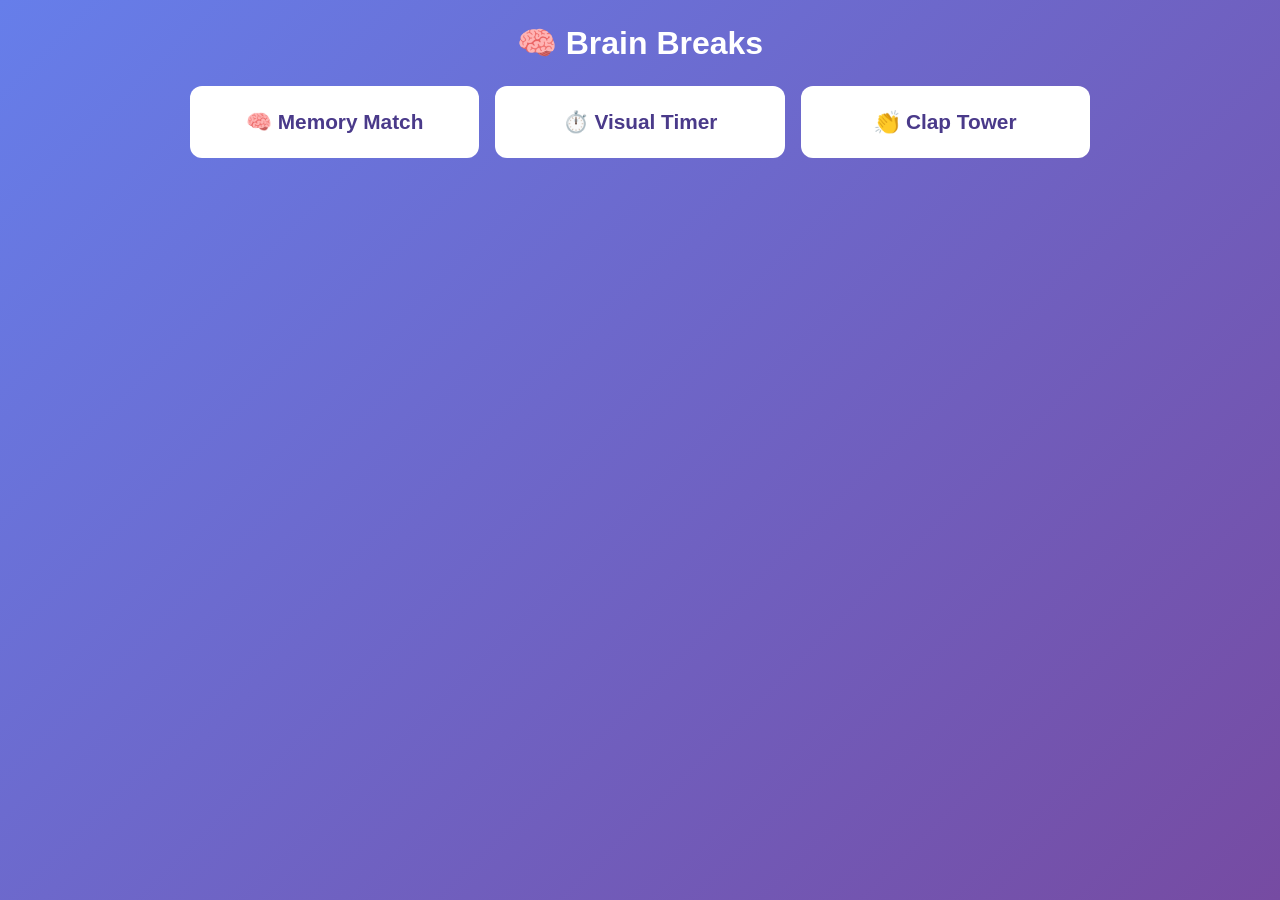
<file: index.html>
<!DOCTYPE html>
<html lang="en">
<head>
    <meta charset="UTF-8">
    <meta name="viewport" content="width=device-width, initial-scale=1.0">
    <title>Brain Breaks</title>
    <style>
        * { margin: 0; padding: 0; box-sizing: border-box; }
        body { min-height: 100vh; font-family: 'Arial', sans-serif; background: linear-gradient(135deg, #667eea 0%, #764ba2 100%); padding: 24px; color: white; }
        h1 { text-align: center; margin-bottom: 24px; }
        .games { display: grid; grid-template-columns: repeat(auto-fit, minmax(220px, 1fr)); gap: 16px; max-width: 900px; margin: 0 auto; }
        .game { display: block; background: white; color: #4a3a8a; text-decoration: none; border-radius: 12px; padding: 24px; text-align: center; font-size: 1.3em; font-weight: bold; }
        .game:hover { background: #f0edff; }
    </style>
</head>
<body>
    <h1>🧠 Brain Breaks</h1>
    <div class="games">
        <a class="game" href="games/memory-match/">🧠 Memory Match</a>
        <a class="game" href="games/visual-timer/">⏱️ Visual Timer</a>
        <a class="game" href="games/clap-tower/">👏 Clap Tower</a>
    </div>
</body>
</html>
</file>
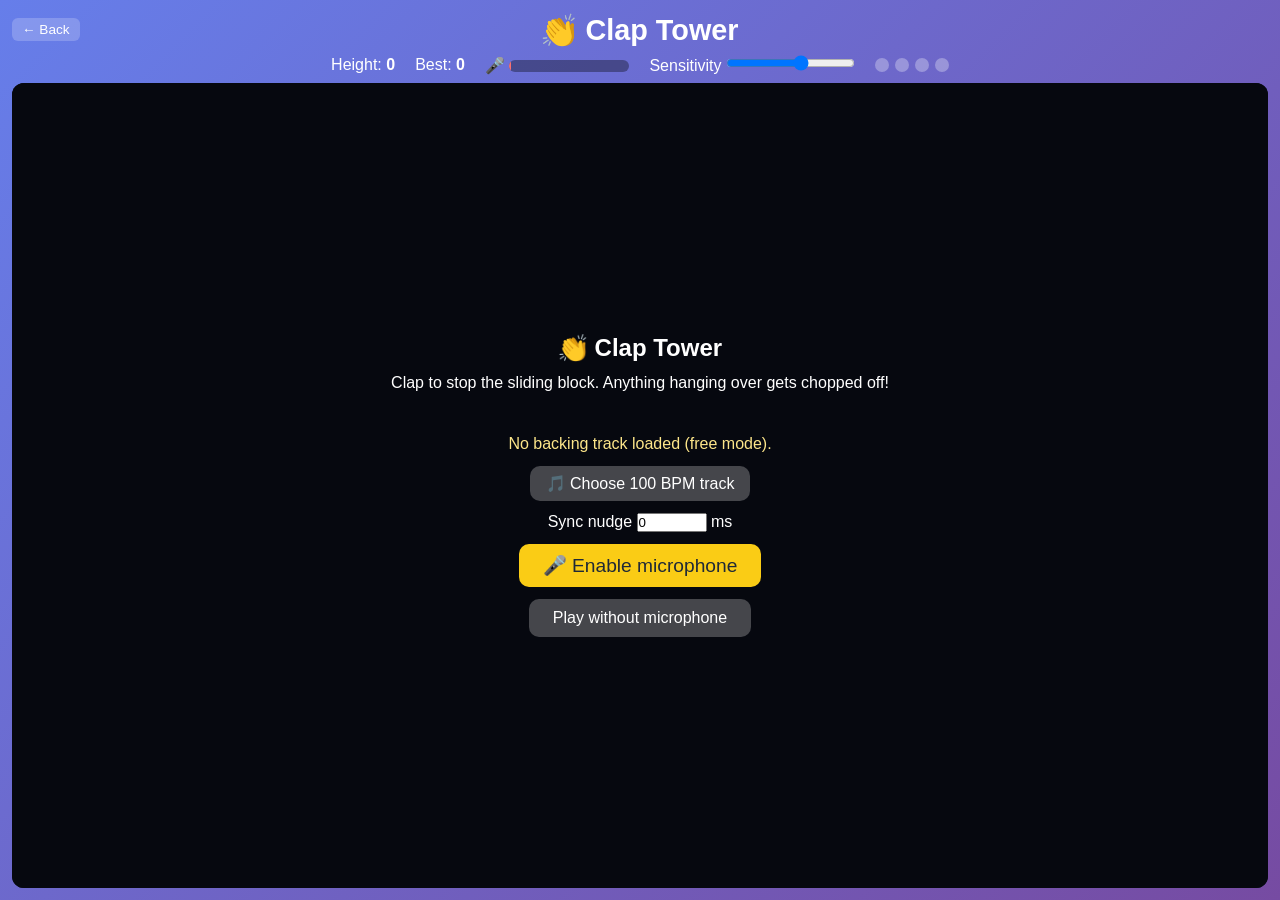
<file: games/clap-tower/index.html>
<!DOCTYPE html>
<html lang="en">
<head>
    <meta charset="UTF-8">
    <meta name="viewport" content="width=device-width, initial-scale=1.0">
    <title>Clap Tower - Brain Breaks</title>
    <link rel="stylesheet" href="style.css">
</head>
<body>
    <div class="container">
        <div class="header">
            <a href="../../" class="back-button">← Back</a>
            <h1>👏 Clap Tower</h1>
        </div>

        <div class="hud">
            <div>Height: <b id="score">0</b></div>
            <div>Best: <b id="best">0</b></div>
            <div class="mic">🎤 <span class="meter"><span id="level"></span><span id="thr"></span></span></div>
            <label>Sensitivity <input id="sens" type="range" min="1" max="100" value="60"></label>
            <div id="beats" title="Beat counter (clap on 1)"><i></i><i></i><i></i><i></i></div>
        </div>

        <div class="stage">
            <canvas id="c"></canvas>
            <div id="overlay">
                <h2 id="title">👏 Clap Tower</h2>
                <p id="msg">Clap to stop the sliding block. Anything hanging over gets chopped off!</p>
                <p id="micStatus" class="status"></p>
                <p class="status" id="trackStatus">No backing track loaded (free mode).</p>
                <label class="secondary file">🎵 Choose 100 BPM track <input id="track" type="file" accept="audio/*" hidden></label>
                <label class="offset">Sync nudge <input id="offset" type="number" step="10" min="-500" max="500" value="0"> ms</label>
                <button id="enableMic">🎤 Enable microphone</button>
                <button id="start" hidden>▶ Start</button>
                <button id="startNoMic" class="secondary">Play without microphone</button>
            </div>
        </div>
    </div>
    <script src="script.js"></script>
</body>
</html>
</file>
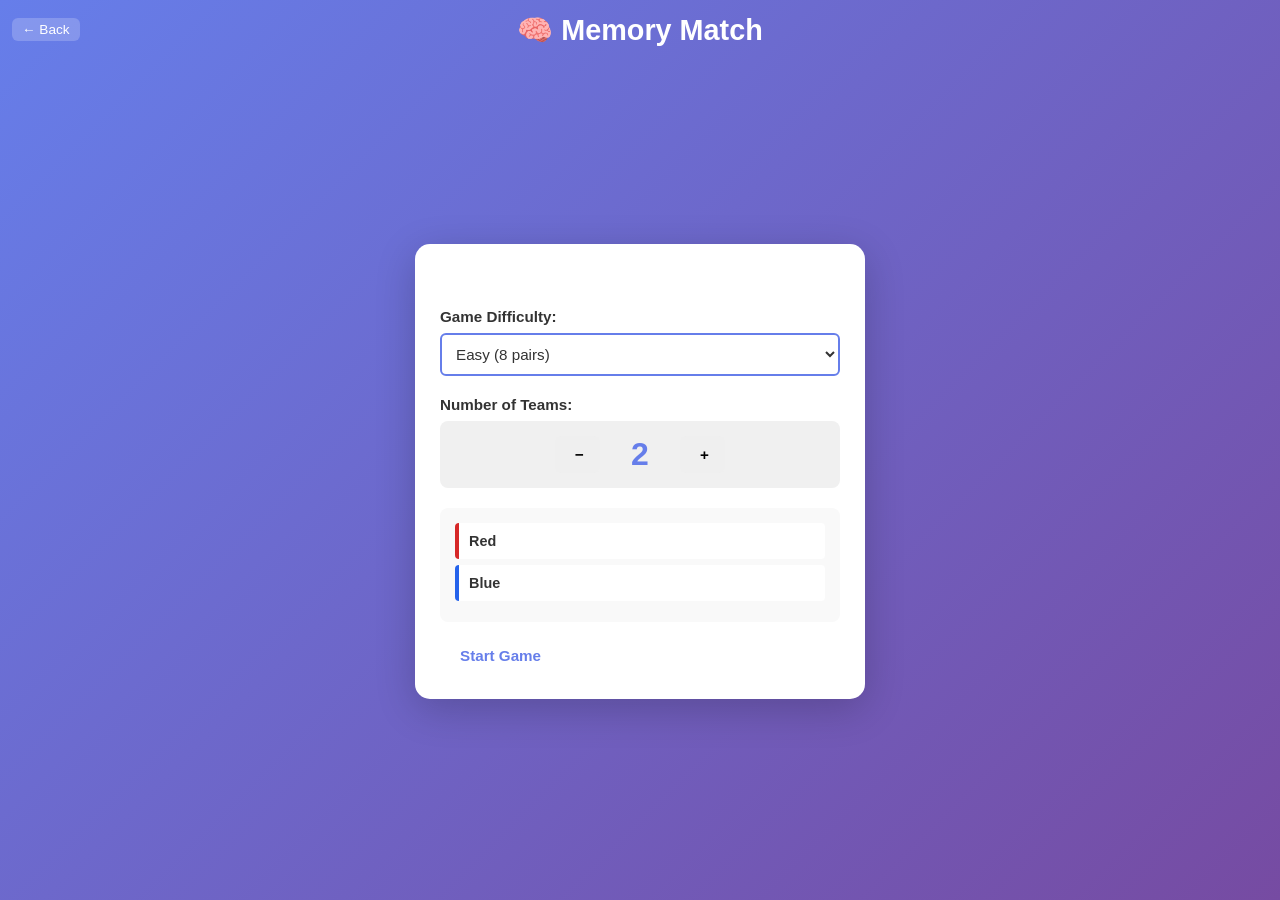
<file: games/memory-match/index.html>
<!DOCTYPE html>
<html lang="en">
<head>
    <meta charset="UTF-8">
    <meta name="viewport" content="width=device-width, initial-scale=1.0">
    <title>Memory Match - Brain Breaks</title>
    <link rel="stylesheet" href="style.css">
</head>
<body>
    <div class="container">
        <div class="header">
            <a href="../../" class="back-button">← Back</a>
            <h1>🧠 Memory Match</h1>
        </div>

        <!-- Setup Screen -->
        <div class="setup-screen" id="setupScreen">
            <div class="setup-content">
                <h2>Set Up Your Game</h2>
                
                <div class="setup-section">
                    <label for="difficulty">Game Difficulty:</label>
                    <select id="difficulty">
                        <option value="easy">Easy (8 pairs)</option>
                        <option value="medium" selected>Medium (12 pairs)</option>
                        <option value="hard">Hard (16 pairs)</option>
                    </select>
                </div>

                <div class="setup-section">
                    <label>Number of Teams:</label>
                    <div class="team-controls">
                        <button class="btn btn-small" id="decreaseTeamsBtn">−</button>
                        <span class="team-count" id="teamCount">2</span>
                        <button class="btn btn-small" id="increaseTeamsBtn">+</button>
                    </div>
                </div>

                <div class="team-list" id="teamList">
                    <!-- Teams will be generated here -->
                </div>

                <button class="btn btn-primary" id="startGameBtn">Start Game</button>
            </div>
        </div>

        <!-- Game Screen -->
        <div class="game-screen" id="gameScreen" style="display: none;">
            <div class="scoreboard" id="scoreboard">
                <!-- Team scores will be displayed here -->
            </div>

            <div class="current-team-indicator" id="currentTeamIndicator">
                <!-- Current team will be shown here -->
            </div>

            <div class="game-info">
                <div class="info-item">
                    <span class="info-label">Pairs Found</span>
                    <span class="info-value" id="matches">0</span>
                </div>
                <div class="info-item">
                    <span class="info-label">Total Moves</span>
                    <span class="info-value" id="moves">0</span>
                </div>
            </div>

            <div class="game-board" id="gameBoard"></div>

            <div class="controls">
                <button class="btn btn-primary" id="resetBtn">New Game</button>
            </div>

            <div class="instructions">
                <h3>How to Play</h3>
                <p>Each team takes turns clicking on cards to find matching pairs. When a team finds a match, they score a point and get another turn!</p>
            </div>
        </div>
    </div>

    <div class="podium-screen" id="podiumScreen" hidden aria-labelledby="podiumTitle">
        <div class="podium-confetti" id="podiumConfetti" aria-hidden="true"></div>
        <section class="podium-content">
            <div class="podium-trophy" aria-hidden="true">🏆</div>
            <h2 id="podiumTitle">Game complete!</h2>
            <p class="podium-subtitle" id="podiumSubtitle"></p>
            <ol class="podium-results" id="podiumResults" aria-label="Final team standings"></ol>
            <div class="podium-actions">
                <button class="btn btn-primary" id="playAgainBtn">Play Again</button>
                <a class="btn btn-secondary" href="../../">Back to Games</a>
            </div>
        </section>
    </div>

    <script src="script.js"></script>
</body>
</html>
</file>
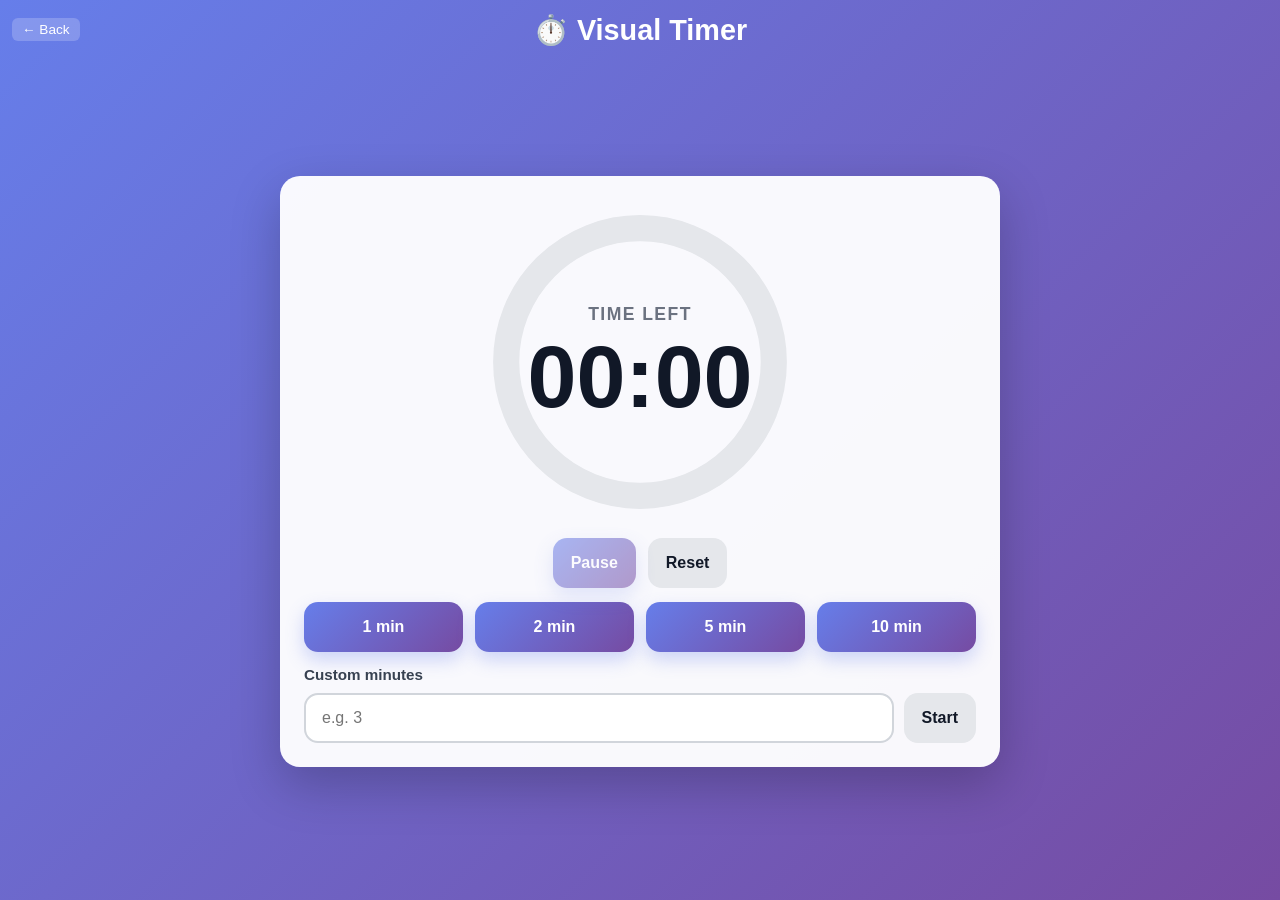
<file: games/visual-timer/index.html>
<!DOCTYPE html>
<html lang="en">
<head>
    <meta charset="UTF-8">
    <meta name="viewport" content="width=device-width, initial-scale=1.0">
    <title>Visual Timer - Brain Breaks</title>
    <link rel="stylesheet" href="style.css">
</head>
<body>
    <div class="container">
        <div class="header">
            <a href="../../" class="back-button">← Back</a>
            <h1>⏱️ Visual Timer</h1>
        </div>

        <main class="timer-app" aria-label="Visual timer controls and display">
            <section class="timer-stage" id="timerStage">
                <div class="timer-ring" aria-hidden="true">
                    <svg viewBox="0 0 220 220">
                        <circle class="ring-track" cx="110" cy="110" r="92"></circle>
                        <circle class="ring-progress" id="ringProgress" cx="110" cy="110" r="92"></circle>
                    </svg>
                    <div class="timer-display">
                        <div class="timer-label">Time Left</div>
                        <div class="timer-time" id="timeDisplay">00:00</div>
                    </div>
                </div>

                <div class="finish-message" id="finishMessage" hidden>
                    Time's up! Great job! 🎉
                </div>

                <div class="timer-actions">
                    <button class="btn btn-primary" id="startPauseBtn" type="button" disabled>Pause</button>
                    <button class="btn btn-secondary" id="resetBtn" type="button">Reset</button>
                </div>

                <div class="timer-controls">
                    <div class="preset-grid" aria-label="Preset timer buttons">
                        <button class="preset-btn" data-minutes="1">1 min</button>
                        <button class="preset-btn" data-minutes="2">2 min</button>
                        <button class="preset-btn" data-minutes="5">5 min</button>
                        <button class="preset-btn" data-minutes="10">10 min</button>
                    </div>

                    <div class="custom-time-row">
                        <label for="customMinutes">Custom minutes</label>
                        <div class="custom-input-group">
                            <input id="customMinutes" type="number" min="1" max="180" step="1" inputmode="numeric" placeholder="e.g. 3" />
                            <button class="btn btn-secondary" id="setCustomBtn" type="button">Start</button>
                        </div>
                    </div>
                </div>
            </section>
        </main>
    </div>

    <script src="script.js"></script>
</body>
</html>
</file>
<file: games/clap-tower/style.css>
* { margin: 0; padding: 0; box-sizing: border-box; }

html, body {
    width: 100%;
    height: 100%;
    font-family: Arial, sans-serif;
    background: linear-gradient(135deg, #667eea 0%, #764ba2 100%);
    overflow: hidden;
    color: white;
}

.container {
    width: 100%;
    height: 100%;
    display: flex;
    flex-direction: column;
    padding: 12px;
}

.header {
    display: flex;
    align-items: center;
    justify-content: center;
    margin-bottom: 8px;
    position: relative;
    flex-shrink: 0;
    height: 35px;
}

.back-button {
    position: absolute;
    left: 0;
    color: white;
    text-decoration: none;
    font-size: 0.85em;
    background: rgba(255, 255, 255, 0.2);
    padding: 4px 10px;
    border-radius: 6px;
}
.back-button:hover { background: rgba(255, 255, 255, 0.3); }

h1 { font-size: clamp(1.2em, 4vw, 1.8em); }

.hud {
    display: flex;
    flex-wrap: wrap;
    gap: 8px 20px;
    justify-content: center;
    align-items: center;
    margin-bottom: 8px;
    flex-shrink: 0;
}

.meter {
    display: inline-block;
    width: 120px;
    height: 12px;
    background: rgba(0, 0, 0, 0.35);
    border-radius: 6px;
    overflow: hidden;
    position: relative;
    vertical-align: middle;
}
#level { display: block; height: 100%; width: 0; background: #4ade80; }
#thr { position: absolute; top: 0; bottom: 0; width: 2px; background: #f87171; }

.stage {
    flex: 1;
    min-height: 0;
    position: relative;
    border-radius: 12px;
    overflow: hidden;
    background: #12172b;
}
canvas { display: block; width: 100%; height: 100%; }

#overlay {
    position: absolute;
    inset: 0;
    display: flex;
    flex-direction: column;
    align-items: center;
    justify-content: center;
    gap: 12px;
    padding: 16px;
    text-align: center;
    background: rgba(0, 0, 0, 0.65);
}
#overlay.hide { display: none; }

.status { min-height: 1.2em; color: #fde68a; max-width: 460px; }

button {
    font-size: 1.2em;
    padding: 10px 24px;
    border: 0;
    border-radius: 10px;
    background: #facc15;
    color: #1f2937;
    cursor: pointer;
}
button.secondary { background: rgba(255, 255, 255, 0.25); color: white; font-size: 1em; }

#beats { display: flex; gap: 6px; }
#beats i { width: 14px; height: 14px; border-radius: 50%; background: rgba(255,255,255,0.3); }
#beats i.on { background: #facc15; }
#beats i.on:first-child { background: #f87171; transform: scale(1.3); }
label.file { display: inline-block; padding: 8px 16px; border-radius: 10px; background: rgba(255,255,255,0.25); cursor: pointer; }
.offset input { width: 70px; }
</file>
<file: games/memory-match/style.css>
* {
    margin: 0;
    padding: 0;
    box-sizing: border-box;
}

html, body {
    width: 100%;
    height: 100%;
    font-family: 'Arial', sans-serif;
    background: linear-gradient(135deg, #667eea 0%, #764ba2 100%);
    overflow: hidden;
}

body {
    display: flex;
    align-items: center;
    justify-content: center;
}

.container {
    width: 100%;
    height: 100%;
    display: flex;
    flex-direction: column;
    padding: 12px;
    max-width: 100vw;
    max-height: 100vh;
    overflow: hidden;
}

.header {
    display: flex;
    align-items: center;
    justify-content: center;
    gap: 12px;
    margin-bottom: 8px;
    position: relative;
    flex-shrink: 0;
    height: 35px;
}

.back-button {
    position: absolute;
    left: 0;
    color: white;
    text-decoration: none;
    font-size: 0.85em;
    background: rgba(255, 255, 255, 0.2);
    padding: 4px 10px;
    border-radius: 6px;
    transition: background 0.3s;
}

.back-button:hover {
    background: rgba(255, 255, 255, 0.3);
}

h1 {
    color: white;
    font-size: clamp(1.2em, 4vw, 1.8em);
    text-align: center;
}

h2 {
    color: white;
    font-size: 1.3em;
    margin-bottom: 15px;
    text-align: center;
}

h3 {
    color: #667eea;
    margin-bottom: 8px;
    font-size: 0.9em;
}

/* Setup Screen */
.setup-screen {
    display: flex;
    align-items: center;
    justify-content: center;
    width: 100%;
    height: 100%;
}

.setup-content {
    background: white;
    padding: 25px;
    border-radius: 15px;
    box-shadow: 0 10px 40px rgba(0, 0, 0, 0.2);
    max-width: 450px;
    width: 100%;
    max-height: 90vh;
    overflow-y: auto;
}

.setup-section {
    margin-bottom: 20px;
}

.setup-section label {
    display: block;
    color: #333;
    font-weight: bold;
    margin-bottom: 8px;
    font-size: 0.95em;
}

.setup-section select {
    width: 100%;
    padding: 10px;
    font-size: 0.95em;
    border: 2px solid #667eea;
    border-radius: 6px;
    cursor: pointer;
    background: white;
    color: #333;
}

.team-controls {
    display: flex;
    align-items: center;
    justify-content: center;
    gap: 15px;
    background: #f0f0f0;
    padding: 15px;
    border-radius: 8px;
}

.team-count {
    font-size: 2em;
    font-weight: bold;
    color: #667eea;
    min-width: 50px;
    text-align: center;
}

.btn-small {
    width: 45px;
    height: 45px;
    font-size: 1.3em;
    padding: 0;
    border-radius: 6px;
}

.team-list {
    background: #f9f9f9;
    padding: 15px;
    border-radius: 8px;
    margin-bottom: 15px;
    max-height: 150px;
    overflow-y: auto;
}

.team-item {
    padding: 10px;
    margin-bottom: 6px;
    background: white;
    border-left: 4px solid #667eea;
    border-radius: 4px;
    font-weight: bold;
    color: #333;
    font-size: 0.9em;
}

/* Game Screen */
.game-screen {
    display: flex;
    flex-direction: column;
    width: 100%;
    height: 100%;
    overflow: hidden;
    animation: fadeIn 0.3s ease-out;
}

@keyframes fadeIn {
    from {
        opacity: 0;
    }
    to {
        opacity: 1;
    }
}

.scoreboard {
    display: grid;
    grid-template-columns: repeat(auto-fit, minmax(80px, 1fr));
    gap: 6px;
    flex-shrink: 0;
    height: 70px;
    padding: 0;
}

/* Default (not their turn): filled with team colour, white text */
.team-score-card {
    background: var(--team-color);
    padding: 8px;
    border-radius: 6px;
    text-align: center;
    box-shadow: 0 2px 8px rgba(0, 0, 0, 0.1);
    transition: all 0.3s;
    border: 8px solid var(--team-color);
    display: flex;
    flex-direction: column;
    justify-content: center;
    align-items: center;
    min-height: 0;
    position: relative;
}

.team-score-card .team-name {
    color: white;
    text-shadow: 0 1px 2px rgba(0, 0, 0, 0.35);
    position: relative;
    z-index: 1;
}

.team-score-card .team-score {
    color: white;
    text-shadow: 0 1px 2px rgba(0, 0, 0, 0.35);
    position: relative;
    z-index: 1;
}

/* Active (their turn): white box with team-coloured border */
.team-score-card.active {
    background: white;
    border-color: var(--team-color);
    transform: scale(1.02);
    box-shadow: 0 4px 12px rgba(0, 0, 0, 0.25);
}

.team-score-card.active .team-name {
    color: #666;
    text-shadow: none;
}

.team-score-card.active .team-score {
    color: var(--team-color);
    text-shadow: none;
}

.team-name {
    color: #666;
    font-size: 0.65em;
    text-transform: uppercase;
    letter-spacing: 0.5px;
    margin-bottom: 3px;
}

.team-score {
    font-size: 1.6em;
    font-weight: bold;
    color: #667eea;
}

.current-team-indicator {
    background: white;
    padding: 8px 10px;
    border-radius: 6px;
    text-align: center;
    box-shadow: 0 2px 8px rgba(0, 0, 0, 0.1);
    flex-shrink: 0;
    height: 50px;
    display: flex;
    flex-direction: column;
    justify-content: center;
    align-items: center;
    margin: 4px auto 0;
    width: 100%;
    max-width: 220px;
}

.current-team-text {
    color: #666;
    font-size: 0.65em;
    text-transform: uppercase;
    letter-spacing: 0.5px;
    margin-bottom: 3px;
}

.current-team-name {
    font-size: clamp(0.9em, 3vw, 1.2em);
    font-weight: bold;
    color: #ffd700;
}

.game-info {
    display: flex;
    justify-content: center;
    gap: 10px;
    flex-shrink: 0;
    height: 50px;
    margin-top: 4px;
}

.info-item {
    background: white;
    padding: 6px 15px;
    border-radius: 6px;
    text-align: center;
    box-shadow: 0 2px 8px rgba(0, 0, 0, 0.1);
    min-width: 80px;
    display: flex;
    flex-direction: column;
    justify-content: center;
}

.info-label {
    display: block;
    color: #666;
    font-size: 0.65em;
    margin-bottom: 3px;
    text-transform: uppercase;
    letter-spacing: 0.5px;
}

.info-value {
    display: block;
    color: #667eea;
    font-size: 1.3em;
    font-weight: bold;
}

.game-board {
    display: grid;
    grid-template-columns: repeat(4, 1fr);
    grid-auto-rows: 1fr;
    gap: 10px;
    padding: 10px;
    background: rgba(255, 255, 255, 0.1);
    border-radius: 10px;
    backdrop-filter: blur(10px);
    flex: 1;
    min-height: 0;
    aspect-ratio: 1;
    margin-top: 6px;
}

.card {
    width: 100%;
    height: 100%;
    background: linear-gradient(135deg, #667eea 0%, #764ba2 100%);
    border: none;
    border-radius: 6px;
    cursor: pointer;
    font-size: clamp(1.5em, 4vw, 2.8em);
    display: flex;
    align-items: center;
    justify-content: center;
    transition: all 0.2s;
    box-shadow: 0 3px 10px rgba(0, 0, 0, 0.2);
    user-select: none;
    padding: 0;
    flex-shrink: 0;
    color: white;
    font-weight: 700;
}

.card:not(.flipped):not(.matched) {
    color: white;
    font-weight: 700;
}

.card.flipped {
    background: white;
    color: #667eea;
    box-shadow: inset 0 3px 10px rgba(0, 0, 0, 0.1);
}

.card.matched {
    background: #4ade80;
    color: white;
    cursor: default;
    animation: pulse 0.5s ease-out;
}

@keyframes pulse {
    0% {
        transform: scale(1);
    }
    50% {
        transform: scale(1.08);
    }
    100% {
        transform: scale(1);
    }
}

.card.disabled {
    cursor: not-allowed;
    opacity: 0.6;
}

.controls {
    display: flex;
    gap: 8px;
    justify-content: center;
    flex-wrap: wrap;
    flex-shrink: 0;
    height: 45px;
    padding: 5px 0;
}

.btn {
    padding: 10px 20px;
    font-size: clamp(0.8em, 2vw, 0.95em);
    border: none;
    border-radius: 6px;
    cursor: pointer;
    font-weight: bold;
    transition: all 0.3s;
    white-space: nowrap;
    flex-shrink: 0;
    height: fit-content;
}

.btn-primary {
    background: white;
    color: #667eea;
}

.btn-primary:hover {
    transform: translateY(-2px);
    box-shadow: 0 4px 12px rgba(0, 0, 0, 0.2);
}

.btn-secondary {
    background: rgba(255, 255, 255, 0.3);
    color: white;
}

.btn-secondary:hover {
    background: rgba(255, 255, 255, 0.4);
    transform: translateY(-2px);
}

.btn:disabled {
    opacity: 0.5;
    cursor: not-allowed;
}

.instructions {
    background: white;
    padding: 10px;
    border-radius: 6px;
    box-shadow: 0 2px 8px rgba(0, 0, 0, 0.1);
    flex-shrink: 0;
    display: none;
    font-size: 0.8em;
}

.instructions p {
    color: #666;
    margin-bottom: 4px;
    line-height: 1.3;
}

.podium-screen[hidden] {
    display: none;
}

.podium-screen {
    position: fixed;
    inset: 0;
    z-index: 20;
    display: flex;
    align-items: center;
    justify-content: center;
    padding: 20px;
    overflow-y: auto;
    background: linear-gradient(135deg, #667eea 0%, #764ba2 100%);
}

.podium-content {
    width: min(100%, 680px);
    max-height: 100%;
    overflow-y: auto;
    padding: clamp(20px, 5vw, 36px);
    border-radius: 20px;
    background: rgba(255, 255, 255, 0.97);
    box-shadow: 0 18px 55px rgba(27, 21, 64, 0.3);
    text-align: center;
    position: relative;
    z-index: 1;
}

.podium-trophy {
    margin-bottom: 4px;
    font-size: 3em;
}

.podium-content h2 {
    margin-bottom: 6px;
    color: #49356d;
    font-size: clamp(1.6em, 5vw, 2.3em);
}

.podium-subtitle {
    margin-bottom: 20px;
    color: #666;
}

.podium-results {
    display: flex;
    flex-direction: column;
    gap: 8px;
    margin: 0;
    padding: 0;
    list-style: none;
    text-align: left;
}

.podium-result {
    display: grid;
    grid-template-columns: 58px minmax(0, 1fr) auto;
    align-items: center;
    gap: 10px;
    min-height: 56px;
    padding: 10px 14px;
    border: 2px solid #e8e4f0;
    border-radius: 10px;
    background: #fff;
}

.podium-result.podium-winner {
    border-color: #f2c94c;
    background: #fff9df;
}

.podium-place {
    color: #594477;
    font-size: 1.15em;
    font-weight: 800;
    text-align: center;
}

.podium-team {
    display: flex;
    align-items: center;
    flex-wrap: wrap;
    gap: 8px;
    color: #333;
    font-weight: 700;
}

.podium-winner-label {
    padding: 3px 8px;
    border-radius: 999px;
    background: #f2c94c;
    color: #49356d;
    font-size: 0.7em;
    text-transform: uppercase;
}

.podium-points {
    color: #49356d;
    font-weight: 800;
    white-space: nowrap;
}

.podium-actions {
    display: flex;
    justify-content: center;
    flex-wrap: wrap;
    gap: 10px;
    margin-top: 20px;
}

.podium-actions .btn {
    text-decoration: none;
}

.podium-actions .btn-secondary {
    background: #6b548b;
}

.podium-confetti {
    position: absolute;
    inset: 0;
    overflow: hidden;
    pointer-events: none;
}

.confetti-piece {
    position: absolute;
    top: -14px;
    width: 9px;
    height: 14px;
    border-radius: 2px;
    background: var(--confetti-color);
    animation: confetti-fall linear forwards;
}

@keyframes confetti-fall {
    to {
        transform: translate3d(var(--confetti-drift), 110vh, 0) rotate(720deg);
        opacity: 0.8;
    }
}

/* Responsive Design */
@media (max-width: 900px) {
    .game-board {
        grid-template-columns: repeat(4, 1fr);
    }

    @media (max-width: 480px) {
        .podium-screen {
            padding: 10px;
        }

        .podium-result {
            grid-template-columns: 42px minmax(0, 1fr) auto;
            gap: 6px;
            padding: 9px;
            font-size: 0.9em;
        }
    }

    @media (prefers-reduced-motion: reduce) {
        .confetti-piece {
            animation-duration: 0.01ms !important;
        }
    }
}

@media (max-width: 600px) {
    .container {
        padding: 10px;
        gap: 6px;
    }

    .header {
        margin-bottom: 6px;
        gap: 10px;
        height: 30px;
    }

    .game-board {
        grid-template-columns: repeat(3, 1fr);
        gap: 8px;
        padding: 8px;
    }

    .scoreboard {
        grid-template-columns: repeat(2, 1fr);
        gap: 5px;
        height: 60px;
    }

    .team-score-card {
        padding: 6px;
    }

    .team-score {
        font-size: 1.3em;
    }

    .current-team-indicator {
        padding: 6px;
        height: 45px;
    }

    .game-info {
        gap: 8px;
        height: 45px;
    }

    .info-item {
        padding: 6px 12px;
        min-width: 70px;
    }

    .info-value {
        font-size: 1.1em;
    }

    .btn {
        padding: 8px 16px;
    }

    .controls {
        height: 40px;
    }
}

@media (max-width: 480px) {
    .container {
        padding: 8px;
        gap: 5px;
    }

    .back-button {
        position: static;
        width: 100%;
        text-align: center;
        margin-bottom: 4px;
    }

    h1 {
        font-size: 1.1em;
    }

    .header {
        height: 28px;
        margin-bottom: 4px;
    }

    .game-board {
        grid-template-columns: repeat(3, 1fr);
        gap: 6px;
        padding: 6px;
    }

    .card {
        font-size: clamp(1.1em, 3vw, 1.7em);
    }

    .scoreboard {
        grid-template-columns: 1fr;
        gap: 4px;
        height: 55px;
    }

    .team-score-card {
        padding: 6px;
    }

    .current-team-indicator {
        padding: 6px;
        height: 40px;
    }

    .current-team-name {
        font-size: 1em;
    }

    .team-score {
        font-size: 1.2em;
    }

    .game-info {
        gap: 6px;
        height: 40px;
    }

    .info-item {
        padding: 5px 10px;
        min-width: 60px;
    }

    .info-label {
        font-size: 0.6em;
    }

    .info-value {
        font-size: 1em;
    }

    .controls {
        gap: 6px;
        height: 38px;
    }

    .btn {
        padding: 8px 14px;
        font-size: 0.8em;
    }
}
</file>
<file: games/visual-timer/style.css>
* {
    margin: 0;
    padding: 0;
    box-sizing: border-box;
}

html, body {
    width: 100%;
    height: 100%;
    font-family: Arial, sans-serif;
    background: linear-gradient(135deg, #667eea 0%, #764ba2 100%);
    overflow: hidden;
}

body {
    display: flex;
    align-items: center;
    justify-content: center;
    color: #1f2937;
}

.container {
    width: 100%;
    height: 100%;
    display: flex;
    flex-direction: column;
    padding: 12px;
    max-width: 100vw;
    max-height: 100vh;
    overflow: hidden;
}

.header {
    display: flex;
    align-items: center;
    justify-content: center;
    gap: 12px;
    margin-bottom: 8px;
    position: relative;
    flex-shrink: 0;
    height: 35px;
}

.back-button {
    position: absolute;
    left: 0;
    color: white;
    text-decoration: none;
    font-size: 0.85em;
    background: rgba(255, 255, 255, 0.2);
    padding: 4px 10px;
    border-radius: 6px;
    transition: background 0.3s;
}

.back-button:hover {
    background: rgba(255, 255, 255, 0.3);
}

h1 {
    color: white;
    font-size: clamp(1.2em, 4vw, 1.8em);
    text-align: center;
}

h2 {
    color: #1f2937;
    font-size: 1.5em;
    margin-bottom: 10px;
    text-align: center;
}

.timer-app {
    flex: 1;
    display: flex;
    align-items: center;
    justify-content: center;
    min-height: 0;
}

.timer-stage {
    width: 100%;
    max-width: 720px;
}

.timer-stage {
    background: rgba(255, 255, 255, 0.96);
    border-radius: 20px;
    box-shadow: 0 18px 50px rgba(0, 0, 0, 0.22);
    padding: 24px;
}

.preset-grid {
    display: grid;
    grid-template-columns: repeat(4, minmax(0, 1fr));
    gap: 12px;
}

.preset-btn,
.btn {
    border: none;
    border-radius: 14px;
    cursor: pointer;
    font-weight: 700;
    transition: transform 0.2s, box-shadow 0.2s, background 0.2s;
    padding: 16px 18px;
    font-size: 1rem;
}

.preset-btn {
    background: linear-gradient(135deg, #667eea 0%, #764ba2 100%);
    color: white;
    box-shadow: 0 8px 18px rgba(102, 126, 234, 0.3);
}

.preset-btn:hover,
.btn:hover {
    transform: translateY(-2px);
}

.timer-controls {
    width: 100%;
    display: flex;
    flex-direction: column;
    gap: 14px;
}

.custom-time-row {
    display: flex;
    flex-direction: column;
    gap: 10px;
}

.custom-time-row label {
    font-weight: 700;
    color: #374151;
    font-size: 0.95rem;
}

.custom-input-group {
    display: flex;
    gap: 10px;
}

.custom-input-group input {
    flex: 1;
    min-width: 0;
    border: 2px solid #d1d5db;
    border-radius: 14px;
    padding: 14px 16px;
    font-size: 1rem;
    outline: none;
}

.custom-input-group input:focus {
    border-color: #667eea;
    box-shadow: 0 0 0 4px rgba(102, 126, 234, 0.12);
}

.btn-primary {
    background: linear-gradient(135deg, #667eea 0%, #764ba2 100%);
    color: white;
    box-shadow: 0 8px 18px rgba(102, 126, 234, 0.3);
}

.btn-secondary {
    background: #e5e7eb;
    color: #111827;
}

.timer-stage {
    display: flex;
    flex-direction: column;
    align-items: center;
    justify-content: center;
    gap: 14px;
    max-height: 100%;
    overflow-y: auto;
}

.timer-ring {
    position: relative;
    width: min(60vw, 40vh, 320px);
    aspect-ratio: 1;
}

.timer-ring svg {
    width: 100%;
    height: 100%;
    transform: scaleX(-1) rotate(-90deg);
}

.ring-track,
.ring-progress {
    fill: none;
    stroke-width: 18;
    cx: 110;
    cy: 110;
    r: 92;
}

.ring-track {
    stroke: #e5e7eb;
}

.ring-progress {
    stroke: #667eea;
    stroke-linecap: round;
    stroke-dasharray: 578.05;
    stroke-dashoffset: 0;
    transition: stroke-dashoffset 0.25s linear;
}

.timer-display {
    position: absolute;
    inset: 0;
    display: flex;
    flex-direction: column;
    align-items: center;
    justify-content: center;
    text-align: center;
}

.timer-label {
    font-size: clamp(0.9rem, 2vw, 1.1rem);
    font-weight: 700;
    color: #6b7280;
    letter-spacing: 0.08em;
    text-transform: uppercase;
    margin-bottom: 8px;
}

.timer-time {
    font-size: clamp(3rem, 12vw, 5.5rem);
    font-weight: 800;
    color: #111827;
    line-height: 1;
}

.timer-actions {
    display: flex;
    gap: 12px;
    flex-wrap: wrap;
    justify-content: center;
}

.finish-message {
    font-size: 1.2rem;
    font-weight: 800;
    color: #166534;
    background: #dcfce7;
    border: 2px solid #86efac;
    padding: 14px 18px;
    border-radius: 14px;
    text-align: center;
}

.btn:disabled,
.preset-btn:disabled {
    opacity: 0.55;
    cursor: not-allowed;
    transform: none;
}

@media (max-width: 700px) {
    .preset-grid {
        grid-template-columns: repeat(2, minmax(0, 1fr));
    }

    .timer-stage {
        padding: 14px;
    }
}

@media (max-width: 520px) {
    .container {
        padding: 8px;
        gap: 4px;
    }

    .header {
        height: auto;
        margin-bottom: 4px;
    }

    .back-button {
        position: static;
        width: 100%;
        text-align: center;
        margin-bottom: 2px;
    }

    .custom-input-group {
        flex-direction: column;
    }

    .timer-actions {
        width: 100%;
    }
}
</file>
